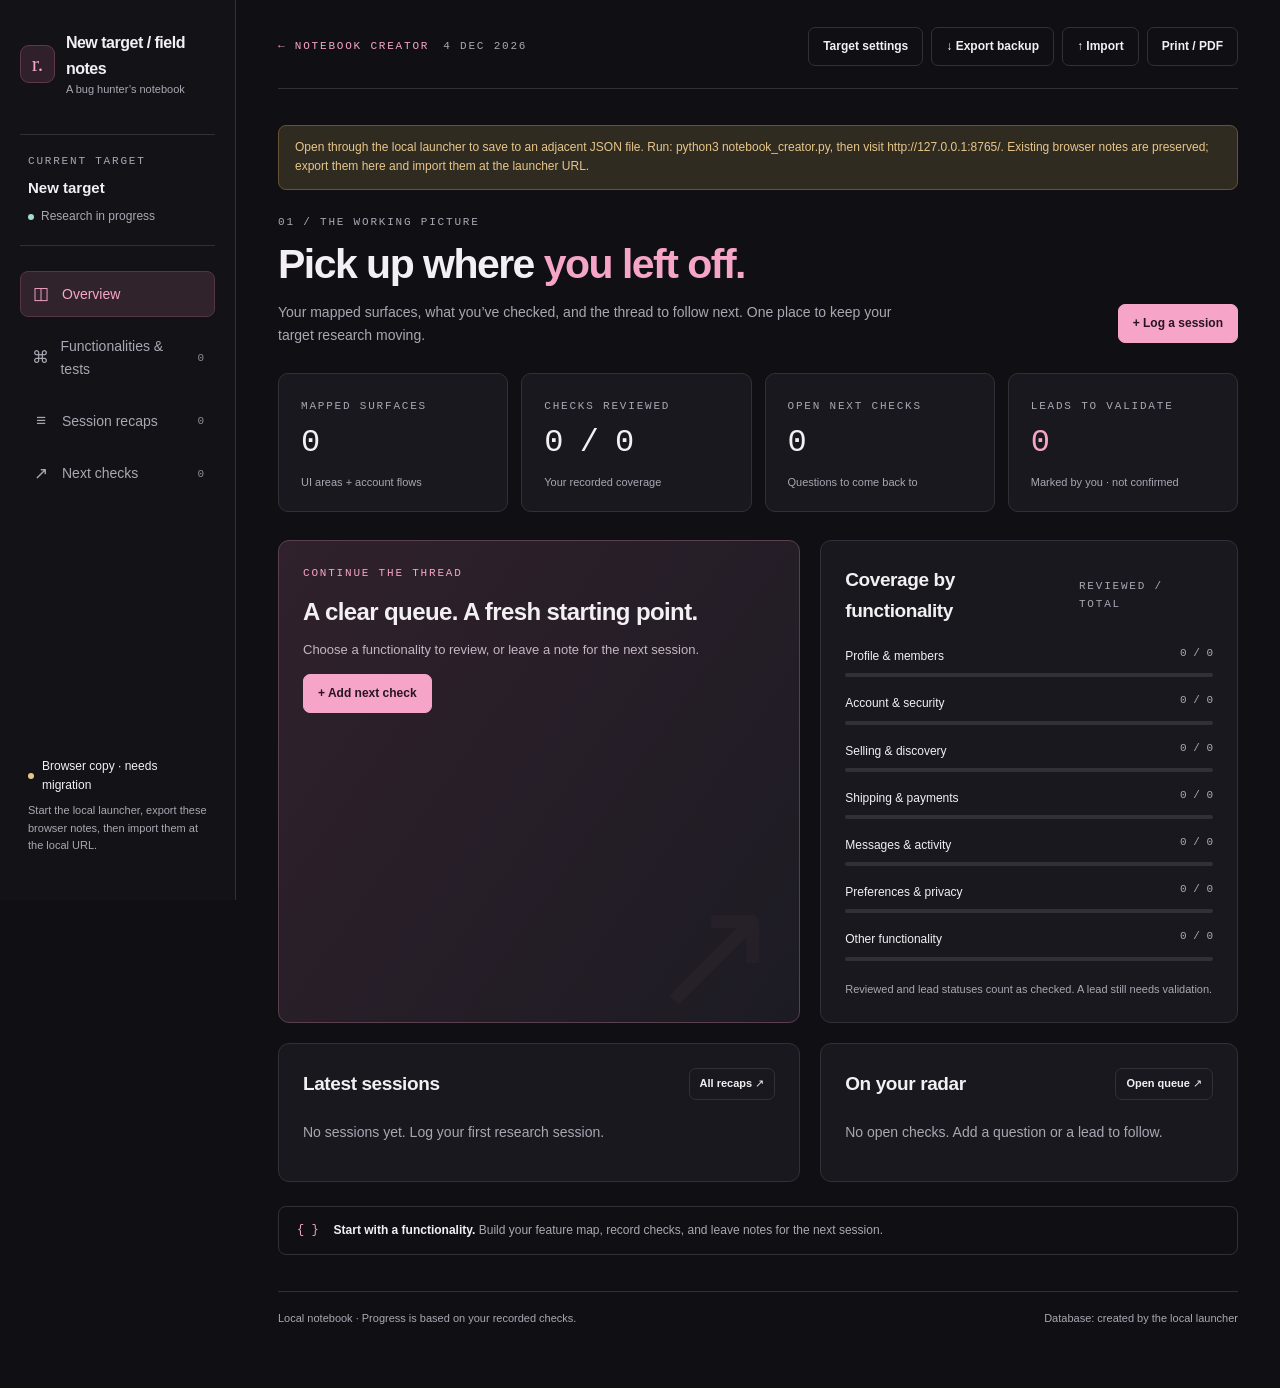
<file: templates/notebook.html>
<!doctype html>
<html lang="en">
<head>
  <meta charset="utf-8">
  <meta name="viewport" content="width=device-width, initial-scale=1">
  <meta name="color-scheme" content="dark">
  <meta name="recon-notebook" content="v1">
  <title>Research notebook</title>
  <style>
    :root{--bg:#101014;--panel:#18181e;--raised:#202027;--line:#303038;--text:#f3f0f4;--muted:#aaa7b3;--pink:#f6a5c8;--mint:#a3ddca;--amber:#e6c68b;--mono:ui-monospace,SFMono-Regular,Consolas,monospace}
    *{box-sizing:border-box}body{margin:0;background:var(--bg);color:var(--text);font:14px/1.6 -apple-system,BlinkMacSystemFont,"Segoe UI",sans-serif}button,input,select,textarea{font:inherit}button{cursor:pointer}button,a,input,select,textarea,summary{outline-offset:4px}button:focus-visible,a:focus-visible,input:focus-visible,select:focus-visible,textarea:focus-visible,summary:focus-visible{outline:2px solid var(--pink)}[hidden]{display:none!important}a{color:var(--pink);text-underline-offset:4px}button:disabled{opacity:.5;cursor:default}h1,h2,h3,p{margin-top:0}h2{font-size:19px;letter-spacing:-.4px}h3{font-size:16px;letter-spacing:-.2px}input,select,textarea{width:100%;color:var(--text);background:var(--bg);border:1px solid var(--line);border-radius:8px;padding:10px 12px}textarea{resize:vertical;min-height:95px;line-height:1.6}input::placeholder,textarea::placeholder{color:#8d8a97}label{display:block;color:var(--muted);font-size:12px;margin-bottom:6px}small{font-size:12px}code{font:12px/1.6 var(--mono);color:var(--pink);overflow-wrap:anywhere}.muted{color:var(--muted)}.mono{font-family:var(--mono)}.eyebrow{font:11px/1.6 var(--mono);letter-spacing:1.8px;text-transform:uppercase;color:var(--muted)}.pink{color:var(--pink)}.mint{color:var(--mint)}
    .shell{display:grid;grid-template-columns:236px minmax(0,1fr);min-height:100vh}.sidebar{border-right:1px solid var(--line);padding:30px 20px;display:flex;flex-direction:column;background:#131317;position:sticky;top:0;height:100vh}.brand{display:flex;align-items:center;gap:11px;margin-bottom:35px}.brand-mark{border:1px solid #5d394c;background:#30202b;border-radius:9px;width:38px;height:38px;display:grid;place-items:center;color:var(--pink);font:22px Georgia,serif}.brand b{display:block;font-size:16px;letter-spacing:-.5px}.brand small{display:block;color:var(--muted);font-size:11px}.target{border-top:1px solid var(--line);border-bottom:1px solid var(--line);padding:18px 8px;margin-bottom:25px}.target-title{margin:6px 0 4px;font-size:15px;font-weight:600}.dot{display:inline-block;width:6px;height:6px;background:var(--mint);border-radius:50%;margin-right:7px}.sidebar nav{display:grid;gap:6px}.nav-button{background:transparent;border:1px solid transparent;border-radius:8px;text-align:left;padding:11px 10px;color:var(--muted);display:flex;align-items:center;gap:11px}.nav-button .nav-icon{font:17px var(--mono);width:20px;text-align:center}.nav-button .nav-count{margin-left:auto;font:11px var(--mono);opacity:.8}.nav-button:hover{background:var(--raised);color:var(--text)}.nav-button[aria-current="page"]{background:#30232c;border-color:#553447;color:var(--pink)}.sidebar-bottom{margin-top:auto;padding:25px 8px 0}.save-status{font-size:12px;display:flex;gap:8px;align-items:center;margin-bottom:7px}.save-dot{width:6px;height:6px;border-radius:50%;background:var(--mint);flex-shrink:0}.save-dot.warning{background:var(--amber)}.sidebar-bottom p{font-size:11px;color:var(--muted);margin-bottom:15px}.sidebar-bottom a{font-size:11px;color:var(--muted)}
    main{min-width:0;width:100%;max-width:1480px;margin:0 auto;padding:27px 42px 60px}.topbar{display:flex;align-items:center;justify-content:space-between;gap:18px;border-bottom:1px solid var(--line);padding-bottom:22px;margin-bottom:36px}.topbar-left{display:flex;gap:14px;align-items:center}.topbar-left span+span{border-left:1px solid var(--line);padding-left:14px}.actions{display:flex;gap:8px;flex-wrap:wrap}.btn{display:inline-flex;align-items:center;justify-content:center;gap:8px;padding:9px 14px;border:1px solid var(--line);border-radius:7px;background:var(--raised);color:var(--text);font-size:12px;font-weight:550;text-decoration:none;white-space:nowrap}.btn:hover{border-color:#706674;background:#29252e}.btn.primary{background:var(--pink);border-color:var(--pink);color:#281521}.btn.primary:hover{background:#ffc0dd}.btn.ghost{background:transparent}.btn.danger{color:#ffb1b9}.btn.small{padding:6px 10px;font-size:11px}.page-heading{display:flex;justify-content:space-between;gap:22px;align-items:flex-end;margin-bottom:27px}.page-heading h1{font-size:clamp(30px,3.2vw,46px);line-height:1.15;letter-spacing:-1.5px;font-weight:650;margin:10px 0 13px}.page-heading p{color:var(--muted);max-width:620px;margin-bottom:0;font-size:14px}.page-heading .btn{margin-bottom:3px}.stats{display:grid;grid-template-columns:repeat(4,minmax(0,1fr));gap:13px;margin-bottom:28px}.stat{border:1px solid var(--line);border-radius:10px;background:var(--panel);padding:19px 22px}.stat .value{font:32px/1.2 var(--mono);display:block;letter-spacing:-1.5px;margin:8px 0}.stat .caption{font-size:11px;color:var(--muted)}.overview-grid{display:grid;grid-template-columns:minmax(0,1.25fr) minmax(0,1fr);gap:20px}.panel{background:var(--panel);border:1px solid var(--line);border-radius:11px;padding:24px;min-width:0}.panel-header{display:flex;justify-content:space-between;align-items:center;gap:12px;margin-bottom:21px}.panel-header h2{margin:0}.panel-header .btn{flex-shrink:0}.continue-panel{background:linear-gradient(125deg,#30212c,#1c1b23);border-color:#594051;position:relative;overflow:hidden}.continue-panel::after{content:"↗";position:absolute;right:18px;bottom:-25px;font:160px/1 var(--mono);color:#f6a5c808;pointer-events:none}.continue-panel h2{font-size:24px;line-height:1.3;letter-spacing:-.6px;margin:13px 0}.continue-panel p{color:#c4b6c5;font-size:13px;max-width:480px}.continue-panel .actions{margin-top:20px;position:relative;z-index:1}.chips{display:flex;gap:6px;flex-wrap:wrap}.chip{font:10px/1.5 var(--mono);border:1px solid var(--line);border-radius:4px;padding:3px 7px;color:var(--muted)}.chip.pink{color:var(--pink);border-color:#654252;background:#33232d}.chip.mint{color:var(--mint);border-color:#38584d;background:#1f302b}.chip.amber{color:var(--amber);border-color:#594c32;background:#302b21}.coverage-row{margin-bottom:17px}.coverage-row:last-child{margin-bottom:0}.coverage-meta{display:flex;justify-content:space-between;gap:8px;font-size:12px;margin-bottom:7px}.coverage-meta span:last-child{font:11px var(--mono);color:var(--muted)}.progress{height:4px;border-radius:4px;background:#303039;overflow:hidden}.progress span{height:100%;display:block;background:var(--pink);border-radius:4px;transition:width .2s}.log-preview{padding:15px 0;border-top:1px solid var(--line)}.log-preview:first-child{border-top:0;padding-top:0}.log-preview:last-child{padding-bottom:0}.log-preview h3{margin:6px 0;font-size:14px}.log-preview p{font-size:12px;color:var(--muted);margin:0;white-space:pre-wrap;overflow-wrap:anywhere;display:-webkit-box;-webkit-line-clamp:3;-webkit-box-orient:vertical;overflow:hidden}.next-preview{display:flex;gap:12px;padding:13px 0;border-top:1px solid var(--line);align-items:start}.next-preview:first-child{border-top:0;padding-top:0}.next-preview .sequence{font:12px var(--mono);color:var(--pink);margin-top:3px}.next-preview h3{font-size:13px;margin:0 0 6px}.next-preview .btn{margin-left:auto}.next-preview .preview-body{min-width:0;flex:1;overflow-wrap:anywhere}.info-strip{border:1px solid var(--line);border-radius:8px;padding:14px 18px;margin-top:24px;display:flex;gap:15px;align-items:center;color:var(--muted);font-size:12px}.info-strip b{color:var(--text)}.info-strip .btn{margin-left:auto;flex-shrink:0}
    .toolbar{display:flex;gap:10px;align-items:end;flex-wrap:wrap;margin:23px 0 16px}.toolbar .search{flex:1;min-width:210px}.toolbar .filter{min-width:150px;max-width:220px;flex:1}.filter-chips{display:flex;gap:7px;flex-wrap:wrap;margin:0 0 22px}.filter-chips button{border:1px solid var(--line);background:transparent;border-radius:6px;color:var(--muted);font-size:11px;padding:6px 10px}.filter-chips button[aria-pressed="true"]{color:var(--pink);border-color:#694454;background:#32232b}.resultbar{display:flex;justify-content:space-between;gap:12px;align-items:center;margin-bottom:15px;font-size:12px;color:var(--muted)}.features{display:grid;grid-template-columns:repeat(2,minmax(0,1fr));gap:15px;align-items:start}.feature{border:1px solid var(--line);background:var(--panel);border-radius:10px;overflow:hidden;min-width:0}.feature summary{list-style:none;cursor:pointer;padding:20px;display:grid;grid-template-columns:28px minmax(0,1fr) 18px;gap:9px;align-items:start}.feature summary::-webkit-details-marker{display:none}.feature-number{font:11px var(--mono);color:var(--pink);margin-top:4px}.feature h3{margin:0 0 5px;line-height:1.35}.feature .path{font-size:11px;color:var(--muted);overflow-wrap:anywhere;margin-bottom:12px}.feature .summary-progress{font:10px var(--mono);color:var(--muted);margin-top:12px}.chevron{font:19px var(--mono);color:var(--pink)}details[open]>summary .chevron{transform:rotate(45deg)}.feature-body{border-top:1px solid var(--line);padding:20px}.subheading{font:10px var(--mono);letter-spacing:1.5px;text-transform:uppercase;color:var(--muted);margin:0 0 12px}.nodes{margin:0 0 15px;padding:0;list-style:none;columns:2;column-gap:18px}.nodes>li{font-size:12px;padding:3px 0 3px 12px;border-left:1px solid #654454;break-inside:avoid}.nodes ul{list-style:none;padding:3px 0 0;color:var(--muted)}.nodes ul li{padding:2px 0}.nodes ul li::before{content:"↳ ";color:var(--pink)}.observation-note{font-size:11px;color:var(--muted);border-left:2px solid #695063;padding-left:10px;margin-bottom:22px}.test-row{padding:14px 0;border-top:1px solid var(--line)}.test-top{display:flex;gap:8px;align-items:start;justify-content:space-between}.test-top h4{font-size:13px;font-weight:550;margin:0;line-height:1.5}.test-row p{font-size:12px;color:var(--muted);margin:7px 0 10px}.expected{font-size:11px;background:var(--bg);padding:9px 11px;border-radius:6px;color:var(--muted);margin-bottom:10px}.expected b{color:var(--mint);font-weight:500}.test-controls{display:flex;flex-wrap:wrap;align-items:center;gap:10px}.test-controls select{font-size:11px;padding:7px 9px;max-width:160px}.test-controls a{font-size:10px;margin-left:auto}.test-row textarea{font-size:11px;min-height:60px;margin-top:10px}.feature-notes{border-top:1px solid var(--line);padding-top:16px;margin-top:6px}.feature-notes textarea{font-size:12px}.feature-actions{display:flex;gap:7px;flex-wrap:wrap;margin-top:12px}.empty{text-align:center;border:1px dashed var(--line);border-radius:10px;padding:36px 20px;color:var(--muted);grid-column:1/-1}.empty h3{color:var(--text);margin-bottom:5px}.empty p{font-size:12px}.empty .btn{margin-top:8px}.reference-note{font-size:11px;color:var(--muted);margin-bottom:5px}.reference-note a{color:var(--muted)}
    .recaps{display:grid;gap:17px}.recap{border:1px solid var(--line);background:var(--panel);border-radius:11px;display:grid;grid-template-columns:130px minmax(0,1fr);overflow:hidden}.recap-date{padding:25px 20px;border-right:1px solid var(--line);background:#1c1920}.recap-date strong{display:block;font:34px/1.3 var(--mono);color:var(--pink);letter-spacing:-2px}.recap-date span{font:11px var(--mono);color:var(--muted)}.recap-body{padding:25px}.recap-header{display:flex;justify-content:space-between;gap:16px;align-items:start;margin-bottom:15px}.recap-header h2{margin-bottom:8px}.recap-columns{display:grid;grid-template-columns:1fr 1fr;gap:22px}.prose{white-space:pre-wrap;overflow-wrap:anywhere;font-size:13px;color:#ccc6d1;margin:0}.recap-block{margin-top:18px}.recap-block:first-child{margin-top:0}.recap-block .subheading{margin-bottom:7px}.recap-next{background:#25202a;border-left:2px solid var(--pink);padding:12px 14px;margin-top:18px}.recap-next .prose{font-size:12px}.task-list{display:grid;gap:12px}.task{border:1px solid var(--line);background:var(--panel);border-radius:9px;padding:19px 22px;display:flex;gap:16px;align-items:start}.task-check{appearance:none;width:21px;height:21px;padding:0;border-radius:6px;border:1px solid #62546a;background:var(--bg);margin:3px 0 0;cursor:pointer;flex-shrink:0}.task-check:checked{background:var(--mint);border-color:var(--mint)}.task-check:checked::after{content:"✓";display:block;color:#172c24;font-size:14px;text-align:center;line-height:19px}.task-body{flex:1;min-width:0}.task h3{margin:0 0 9px;overflow-wrap:anywhere}.task p{font-size:12px;color:var(--muted);margin:10px 0 0;white-space:pre-wrap;overflow-wrap:anywhere}.task.done h3{text-decoration:line-through;color:var(--muted)}.task-controls{display:flex;gap:8px;align-items:center;flex-wrap:wrap;justify-content:flex-end}.task-controls select{width:135px;font-size:11px;padding:7px 9px}.footer{border-top:1px solid var(--line);padding-top:18px;margin-top:36px;font-size:11px;color:var(--muted);display:flex;justify-content:space-between;gap:20px}
    dialog{width:min(660px,calc(100vw - 32px));max-height:calc(100vh - 48px);padding:0;background:var(--panel);color:var(--text);border:1px solid #594650;border-radius:12px;box-shadow:0 25px 100px #0008}dialog::backdrop{background:#08070bd9;backdrop-filter:blur(4px)}.dialog-header{padding:22px 25px 17px;display:flex;align-items:center;justify-content:space-between;gap:15px;border-bottom:1px solid var(--line)}.dialog-header h2{margin:0}.close{border:1px solid var(--line);background:transparent;color:var(--muted);border-radius:6px;width:30px;height:30px;display:grid;place-items:center;font-size:19px;padding:0}.dialog-body{padding:23px 25px}.form-grid{display:grid;grid-template-columns:1fr 1fr;gap:17px}.field.full{grid-column:1/-1}.form-actions{display:flex;justify-content:flex-end;gap:9px;border-top:1px solid var(--line);padding-top:20px;margin-top:21px}.form-help{color:var(--muted);font-size:11px;margin-top:6px}.form-error{color:#ffb1b9;font-size:12px;margin-top:12px}.endpoint-block{margin-bottom:20px}.endpoint-block h3{font-size:13px}.endpoint-block code{display:block;margin-bottom:8px;color:#d9bfd0;font-size:11px}.toast{position:fixed;bottom:24px;left:calc(50% + 100px);transform:translateX(-50%);z-index:20;background:#34303c;border:1px solid #685570;border-radius:8px;padding:12px 20px;color:var(--text);font-size:12px;max-width:calc(100vw - 40px);box-shadow:0 8px 30px #0005}.storage-alert{background:#302b21;border:1px solid #665234;padding:12px 16px;border-radius:8px;font-size:12px;color:var(--amber);margin-bottom:24px}
    @media(min-width:1600px){main{padding-right:64px;padding-left:64px}}@media(max-width:1150px){main{padding:26px}.shell{grid-template-columns:210px minmax(0,1fr)}.overview-grid{grid-template-columns:1fr 1fr}.features{grid-template-columns:1fr}.stats{gap:10px}.stat{padding:17px}.task{flex-wrap:wrap}.task-controls{margin-left:37px}.topbar-left span+span{display:none}}@media(max-width:850px){.overview-grid{grid-template-columns:1fr}.stats{grid-template-columns:repeat(2,minmax(0,1fr))}.recap{grid-template-columns:100px minmax(0,1fr)}.recap-columns{grid-template-columns:1fr}.recap-date{padding:22px 14px}.page-heading{align-items:start}.topbar{align-items:start}.topbar .actions{justify-content:flex-end}.nodes{columns:1}}@media(max-width:650px){.shell{display:block}.sidebar{height:auto;position:relative;border-right:0;border-bottom:1px solid var(--line);padding:18px}.brand{margin:0 0 17px}.target,.sidebar-bottom{display:none}.sidebar nav{grid-template-columns:repeat(4,minmax(0,1fr));gap:5px}.nav-button{padding:9px 3px;display:flex;flex-direction:column;gap:5px;align-items:center;font-size:10px;text-align:center;line-height:1.3}.nav-count{display:none}.nav-button .nav-icon{font-size:17px}.topbar{margin-bottom:25px;gap:10px;flex-wrap:wrap}.topbar-left{font-size:9px}.topbar .btn{padding:7px 9px;font-size:10px}.topbar .print-button{display:none}main{padding:22px 18px 40px}.page-heading{display:block}.page-heading .btn{margin-top:16px}.page-heading h1{font-size:32px;letter-spacing:-1px}.stats{gap:9px;margin-bottom:20px}.stat{padding:15px}.stat .value{font-size:28px}.panel{padding:20px}.panel-header h2{font-size:17px}.toolbar{gap:8px}.toolbar .search{min-width:100%;flex-basis:100%}.toolbar .filter{min-width:120px;max-width:none}.recap{grid-template-columns:1fr}.recap-date{padding:14px 20px;border-right:0;border-bottom:1px solid var(--line);display:flex;gap:10px;align-items:center}.recap-date strong{font-size:24px}.recap-body{padding:20px}.recap-header{flex-wrap:wrap}.task{padding:17px;gap:12px}.task-controls{margin-left:33px}.info-strip{flex-wrap:wrap}.info-strip .btn{margin-left:0}.footer{flex-direction:column;gap:5px}.toast{left:50%;width:max-content}.form-grid{grid-template-columns:1fr}.field.full{grid-column:auto}.dialog-header,.dialog-body{padding:20px}.test-top{flex-wrap:wrap}.test-controls{flex-wrap:wrap}.test-controls a{margin-left:0}.reference-note{line-height:1.8}}
    .preparing-print .view[hidden]{display:block!important}
    @media(prefers-reduced-motion:reduce){*{transition:none!important}dialog::backdrop{backdrop-filter:none}}@media print{body{background:white;color:#111}.shell{display:block}.sidebar,.topbar,.btn,.toolbar,.filter-chips,.feature-actions,.test-controls a,.toast,.storage-alert,.footer{display:none!important}main{padding:0;max-width:none}.view[hidden]{display:block!important}.view{break-before:page}.view:first-of-type{break-before:auto}.overview-grid,.features,.recap-columns{display:block}.panel,.feature,.recap,.task,.stat{background:white!important;border-color:#bbb!important;color:#111;box-shadow:none;margin-bottom:14px;break-inside:avoid}.muted,.eyebrow,.path,.prose,.test-row p,.expected,.observation-note,.recap-date span,.subheading,.reference-note,.task p{color:#444!important}.pink,.chip,.feature-number,.recap-date strong{color:#8b2850!important}.page-heading h1{font-size:28px}h2,h3{color:#111}.recap-date,.recap-next,.expected{background:#f4f4f4}.test-row textarea,.feature-notes textarea,input,select{background:#fff;color:#222;border-color:#bbb;resize:none}.feature[hidden],.task[hidden],.recap[hidden]{display:block!important}.feature .chevron,.continue-panel::after{display:none}.recap{display:block}.recap-date{border-right:0}.task-check{display:none}.print-note{display:block!important}}
  </style>
</head>
<body>
  <div class="shell">
    <aside class="sidebar" aria-label="Notebook navigation">
      <div class="brand"><div class="brand-mark" aria-hidden="true">r.</div><div><b id="brand-name">Research / field notes</b><small>A bug hunter’s notebook</small></div></div>
      <div class="target"><div class="eyebrow">Current target</div><div class="target-title" id="target-name">Loading target…</div><small class="muted"><span class="dot"></span>Research in progress</small></div>
      <nav id="navigation" aria-label="Sections">
        <button type="button" class="nav-button" data-view="overview" aria-current="page"><span class="nav-icon" aria-hidden="true">◫</span><span>Overview</span></button>
        <button type="button" class="nav-button" data-view="features"><span class="nav-icon" aria-hidden="true">⌘</span><span>Functionalities & tests</span><span class="nav-count" id="nav-features"></span></button>
        <button type="button" class="nav-button" data-view="recaps"><span class="nav-icon" aria-hidden="true">≡</span><span>Session recaps</span><span class="nav-count" id="nav-recaps"></span></button>
        <button type="button" class="nav-button" data-view="next"><span class="nav-icon" aria-hidden="true">↗</span><span>Next checks</span><span class="nav-count" id="nav-tasks"></span></button>
      </nav>
      <div class="sidebar-bottom"><div class="save-status"><span class="save-dot" id="save-dot"></span><span id="save-status" role="status" aria-live="polite">Loading JSON…</span></div><p id="storage-help">The adjacent JSON file holds your research. Every browser uses the same file.</p><a id="program-link" href="#" target="_blank" rel="noopener noreferrer" hidden>Program engagement ↗</a></div>
    </aside>
    <main>
      <div class="topbar"><div class="topbar-left eyebrow"><a class="pink" href="/" style="text-decoration:none">← Notebook Creator</a><span id="today"></span></div><div class="actions"><button type="button" class="btn ghost" id="target-settings">Target settings</button><button type="button" class="btn ghost" id="export">↓ Export backup</button><button type="button" class="btn ghost" id="import">↑ Import</button><button type="button" class="btn ghost print-button" id="print">Print / PDF</button></div></div>
      <div id="storage-alert" class="storage-alert" role="alert" hidden></div>
      <section id="view-overview" class="view" aria-labelledby="overview-title">
        <header class="page-heading"><div><div class="eyebrow">01 / The working picture</div><h1 id="overview-title" tabindex="-1">Pick up where <span class="pink">you left off.</span></h1><p>Your mapped surfaces, what you’ve checked, and the thread to follow next. One place to keep your target research moving.</p></div><button type="button" class="btn primary" data-action="new-recap">+ Log a session</button></header>
        <div class="stats" id="stats"></div>
        <div class="overview-grid">
          <div class="panel continue-panel" id="continue-panel"></div>
          <div class="panel"><div class="panel-header"><h2>Coverage by functionality</h2><span class="eyebrow">Reviewed / total</span></div><div id="coverage"></div><p class="form-help" style="margin:20px 0 0">Reviewed and lead statuses count as checked. A lead still needs validation.</p></div>
          <div class="panel"><div class="panel-header"><h2>Latest sessions</h2><button type="button" class="btn ghost small" data-goto="recaps">All recaps ↗</button></div><div id="recent-recaps"></div></div>
          <div class="panel"><div class="panel-header"><h2>On your radar</h2><button type="button" class="btn ghost small" data-goto="next">Open queue ↗</button></div><div id="next-preview"></div></div>
        </div>
        <div class="info-strip"><span class="mono pink" aria-hidden="true">{ }</span><span><b id="evidence-label">Your observed evidence is here.</b> <span id="source-summary"></span></span><button type="button" class="btn ghost small" id="show-evidence">View API inventory ↗</button></div>
      </section>
      <section id="view-features" class="view" hidden aria-labelledby="features-title">
        <header class="page-heading"><div><div class="eyebrow">02 / Map → hypothesis → evidence</div><h1 id="features-title" tabindex="-1">Functionalities <span class="pink">& tests.</span></h1><p>Your feature map, paired with research checks. Record the result of each check and keep your JavaScript leads beside the feature.</p></div><button type="button" class="btn primary" id="new-feature">+ Add functionality</button></header>
        <p class="reference-note">Suggestions are hypotheses tailored to your map, informed by <a href="https://wstg.owasp.org/" target="_blank" rel="noopener noreferrer">OWASP WSTG ↗</a>. Use your controlled accounts and confirm program scope before testing.</p>
        <div class="toolbar"><div class="search"><label for="feature-search">Search functionalities, routes, tests, or your notes</label><input id="feature-search" type="search" placeholder="Try: OAuth, XSS, /wallet, upload…" autocomplete="off"></div><div class="filter"><label for="test-focus">Test focus</label><select id="test-focus"><option value="all">All checks</option><option>XSS</option><option>IDOR</option><option>OAuth</option><option>Authentication</option><option>Privacy</option><option>CSRF</option><option>Logic</option><option>JS review</option><option>Upload</option><option>Custom</option></select></div><div class="filter"><label for="feature-status">Progress</label><select id="feature-status"><option value="all">All progress</option><option value="untouched">Not started</option><option value="active">In progress</option><option value="reviewed">All checks reviewed</option><option value="lead">Has a lead</option><option value="blocked">Has a blocked check</option></select></div></div>
        <div class="filter-chips" id="categories" aria-label="Feature categories"></div>
        <div class="resultbar"><span id="feature-results" role="status" aria-live="polite"></span><div class="actions"><button type="button" class="btn ghost small" id="expand">Expand all</button><button type="button" class="btn ghost small" id="collapse">Collapse all</button><button type="button" class="btn ghost small" id="clear-filters">Clear filters</button></div></div>
        <div class="features" id="features"></div>
      </section>
      <section id="view-recaps" class="view" hidden aria-labelledby="recaps-title">
        <header class="page-heading"><div><div class="eyebrow">03 / Keep the research trail</div><h1 id="recaps-title" tabindex="-1">Every session. <span class="pink">A clear recap.</span></h1><p>Write what you checked, what you learned, where the evidence lives, and what you’ll return to. Your history stays with the target’s JSON file.</p></div><button type="button" class="btn primary" data-action="new-recap">+ Log a session</button></header>
        <div class="toolbar"><div class="search"><label for="recap-search">Search your session history</label><input id="recap-search" type="search" placeholder="Search findings, notes, request IDs…" autocomplete="off"></div></div>
        <div class="resultbar"><span id="recap-results" role="status" aria-live="polite"></span><span>Newest session first</span></div><div class="recaps" id="recaps"></div>
      </section>
      <section id="view-next" class="view" hidden aria-labelledby="next-title">
        <header class="page-heading"><div><div class="eyebrow">04 / Leave yourself a starting point</div><h1 id="next-title" tabindex="-1">The <span class="pink">next checks.</span></h1><p>A prioritized queue for open questions, tests, and JavaScript leads. Add enough context that your next session can start immediately.</p></div><button type="button" class="btn primary" data-action="new-task">+ Add next check</button></header>
        <div class="toolbar"><div class="search"><label for="task-search">Search the queue</label><input id="task-search" type="search" placeholder="Search a check, route, or note…" autocomplete="off"></div><div class="filter"><label for="task-status">Status</label><select id="task-status"><option value="open">Open checks</option><option value="all">All checks</option><option value="todo">Planned</option><option value="doing">In progress</option><option value="blocked">Blocked</option><option value="done">Done</option></select></div><div class="filter"><label for="task-priority">Priority</label><select id="task-priority"><option value="all">All priorities</option><option value="high">High</option><option value="medium">Medium</option><option value="low">Low</option></select></div></div>
        <div class="resultbar"><span id="task-results" role="status" aria-live="polite"></span><span>High priority first</span></div><div class="task-list" id="tasks"></div>
      </section>
      <footer class="footer"><span>Local notebook · Progress is based on your recorded checks.</span><span id="source-footer"></span></footer>
      <noscript><p>This notebook needs JavaScript. Start the local launcher and enable JavaScript to edit this notebook.</p></noscript>
    </main>
  </div>
  <input id="import-file" type="file" accept=".json,application/json" hidden>
  <dialog id="editor" aria-labelledby="editor-title"><div class="dialog-header"><h2 id="editor-title"></h2><button type="button" class="close" data-close="editor" aria-label="Close editor">×</button></div><form id="editor-form" class="dialog-body"><div id="editor-fields" class="form-grid"></div><p id="editor-help" class="form-help"></p><p id="editor-error" class="form-error" role="alert" hidden></p><div class="form-actions"><button type="button" class="btn ghost" data-close="editor">Cancel</button><button type="submit" class="btn primary">Save</button></div></form></dialog>
  <dialog id="confirm-dialog" aria-labelledby="confirm-title"><div class="dialog-header"><h2 id="confirm-title"></h2><button type="button" class="close" data-close="confirm-dialog" aria-label="Cancel">×</button></div><div class="dialog-body"><p id="confirm-message" class="prose"></p><div class="form-actions"><button type="button" class="btn ghost" data-close="confirm-dialog">Cancel</button><button type="button" class="btn primary" id="confirm-accept">Continue</button></div></div></dialog>
  <dialog id="evidence-dialog" aria-labelledby="evidence-title"><div class="dialog-header"><h2 id="evidence-title">Observed API inventory</h2><button type="button" class="close" data-close="evidence-dialog" aria-label="Close API inventory">×</button></div><div class="dialog-body" id="evidence-body"></div></dialog>
  <div id="toast" class="toast" role="status" aria-live="polite" hidden></div>
  <script>
    'use strict';
        const STORAGE_KEY = 'recon-notebook-browser:' + location.pathname;
    const FORMAT = 'recon-notebook';
    const CATEGORY_LIST = ['Profile & members','Account & security','Selling & discovery','Shipping & payments','Messages & activity','Preferences & privacy','Other functionality'];
    const TEST_STATUSES = {todo:'Not started',doing:'In progress',reviewed:'Reviewed',lead:'Lead',blocked:'Blocked'};
    const TASK_STATUSES = {todo:'Planned',doing:'In progress',blocked:'Blocked',done:'Done'};
    const PRIORITIES = {high:'High',medium:'Medium',low:'Low'};
    const REFERENCES = {
      idor:'https://wstg.owasp.org/v4.2/4-Web_Application_Security_Testing/05-Authorization_Testing/04-Testing_for_Insecure_Direct_Object_References/',
      xss:'https://wstg.owasp.org/v4.2/4-Web_Application_Security_Testing/07-Input_Validation_Testing/02-Testing_for_Stored_Cross_Site_Scripting/',
      dom:'https://wstg.owasp.org/v4.2/4-Web_Application_Security_Testing/11-Client-side_Testing/01-Testing_for_DOM-based_Cross_Site_Scripting/',
      oauth:'https://wstg.owasp.org/latest/4-Web_Application_Security_Testing/05-Authorization/05.1-OAuth_Authorization_Server_Weaknesses/',
      reset:'https://wstg.owasp.org/v4.2/4-Web_Application_Security_Testing/04-Authentication_Testing/09-Testing_for_Weak_Password_Change_or_Reset_Functionalities/',
      csrf:'https://wstg.owasp.org/v4.2/4-Web_Application_Security_Testing/06-Session_Management_Testing/05-Testing_for_Cross_Site_Request_Forgery/'
    };
    function initialState(){return {format:FORMAT,version:1,target:'New target',programUrl:'',sourceLabel:'',inventory:[],inventoryNote:'',routeNotes:'',updatedAt:null,features:[],featureNotes:{},checks:{},recaps:[],tasks:[]};}
    const $ = id => document.getElementById(id);
    const el = (tag,className,text) => {const node=document.createElement(tag);if(className)node.className=className;if(text!==undefined)node.textContent=text;return node;};
    function button(text,handler,className='btn ghost small'){const node=el('button',className,text);node.type='button';node.addEventListener('click',handler);return node;}
    const chip = (text,tone='') => el('span','chip '+tone,text);
    const uid = prefix => prefix+'-'+(globalThis.crypto?.randomUUID?.()||Date.now().toString(36)+'-'+Math.random().toString(36).slice(2));
    const isObject = value => value!==null&&typeof value==='object'&&!Array.isArray(value);
    const completed = status => status==='reviewed'||status==='lead';
    function todayISO(){const now=new Date();return [now.getFullYear(),String(now.getMonth()+1).padStart(2,'0'),String(now.getDate()).padStart(2,'0')].join('-');}
    function dateValue(value){return new Date(value+'T12:00:00');}
    function validDate(value){return typeof value==='string'&&/^\d{4}-\d{2}-\d{2}$/.test(value)&&!Number.isNaN(dateValue(value).valueOf())&&[dateValue(value).getFullYear(),String(dateValue(value).getMonth()+1).padStart(2,'0'),String(dateValue(value).getDate()).padStart(2,'0')].join('-')===value;}
    function formatDate(value){return dateValue(value).toLocaleDateString('en-GB',{day:'numeric',month:'short',year:'numeric'});}
    function textMatch(text,query){return query.toLowerCase().trim().split(/\s+/).filter(Boolean).every(term=>text.toLowerCase().includes(term));}
    // Reconstruct an allowed schema rather than trusting arbitrary backup objects.
    function validateBackup(data){
      const fail=()=>{throw new Error('This file is not a valid research notebook backup. Your existing notes were kept.');};
      const str=(value,max=30000)=>{if(typeof value!=='string'||value.length>max)fail();return value;};
      const id=value=>{str(value,100);if(!/^[a-zA-Z0-9][a-zA-Z0-9_-]*$/.test(value)||['__proto__','constructor','prototype'].includes(value))fail();return value;};
      const array=(value,max)=>{if(!Array.isArray(value)||value.length>max)fail();return value;};
      const unique=values=>{if(new Set(values).size!==values.length)fail();};
      const choice=(value,choices)=>{if(!choices.includes(value))fail();return value;};
      if(!isObject(data)||data.format!==FORMAT||data.version!==1||typeof data.target!=='string'||!data.target.trim())fail();
      const features=array(data.features,300).map(feature=>{
        if(!isObject(feature))fail();
        const items=array(feature.items,100).map(item=>{if(typeof item==='string')return str(item,2000);if(!isObject(item))fail();return {label:str(item.label,2000),children:array(item.children,100).map(value=>str(value,2000))};});
        const tests=array(feature.tests,100).map(test=>{if(!isObject(test))fail();return {id:id(test.id),type:choice(test.type,['XSS','IDOR','OAuth','Authentication','Privacy','CSRF','Logic','JS review','Upload','Custom']),title:str(test.title,500),detail:str(test.detail),expected:str(test.expected),ref:choice(test.ref,['',...Object.keys(REFERENCES)])};});
        unique(tests.map(test=>test.id));
        const tags=array(feature.tags??[],20).map(value=>str(value,100));unique(tags);if(tags.some(value=>!value.trim()))fail();
        return {id:id(feature.id),title:str(feature.title,500),group:choice(feature.group,CATEGORY_LIST),path:str(feature.path,2000),items,note:str(feature.note||''),tags,custom:feature.custom===true,tests};
      });
      unique(features.map(feature=>feature.id));
      const featureIds=new Set(features.map(feature=>feature.id));
      const testIds=new Set(features.flatMap(feature=>feature.tests.map(test=>test.id)));
      if(features.flatMap(feature=>feature.tests).length!==testIds.size)fail();
      const featureRef=value=>{if(value!==''&&!featureIds.has(value))fail();return value;};
      if(!isObject(data.featureNotes)||!isObject(data.checks))fail();
      const featureNotes=Object.create(null),checks=Object.create(null);
      for(const [key,value] of Object.entries(data.featureNotes)){if(!featureIds.has(key))fail();featureNotes[key]=str(value);}
      for(const [key,value] of Object.entries(data.checks)){if(!testIds.has(key)||!isObject(value))fail();checks[key]={status:choice(value.status,Object.keys(TEST_STATUSES)),result:str(value.result),updatedAt:str(value.updatedAt||'',100)};}
      const recaps=array(data.recaps,2000).map(recap=>{if(!isObject(recap)||!validDate(recap.date))fail();return {id:id(recap.id),date:recap.date,title:str(recap.title,500),featureId:featureRef(recap.featureId),focus:str(recap.focus,200),summary:str(recap.summary),findings:str(recap.findings),evidence:str(recap.evidence),next:str(recap.next),notes:str(recap.notes)};});
      unique(recaps.map(recap=>recap.id));
      const tasks=array(data.tasks,5000).map(task=>{if(!isObject(task))fail();return {id:id(task.id),title:str(task.title,500),featureId:featureRef(task.featureId),priority:choice(task.priority,Object.keys(PRIORITIES)),status:choice(task.status,Object.keys(TASK_STATUSES)),notes:str(task.notes),createdAt:str(task.createdAt,100)};});
      unique(tasks.map(task=>task.id));
      const inventory=array(data.inventory||[],100).map(item=>{if(!isObject(item))fail();return {label:str(item.label,500),children:array(item.children,2000).map(value=>str(value,2000))};});
      const programUrl=str(data.programUrl||'',2000);if(programUrl&&!/^https?:\/\//i.test(programUrl))fail();
      return {format:FORMAT,version:1,target:str(data.target,500),programUrl,sourceLabel:str(data.sourceLabel||'',2000),inventory,inventoryNote:str(data.inventoryNote||''),routeNotes:str(data.routeNotes||''),updatedAt:data.updatedAt===null?null:str(data.updatedAt||'',100),features,featureNotes,checks,recaps,tasks};
    }
    const DOCUMENT_PATH=decodeURIComponent(location.pathname).replace(/^\//,'');
    const API_URL='/api/notebook?file='+encodeURIComponent(DOCUMENT_PATH);
    const DISK_MODE=location.protocol==='http:'&&['127.0.0.1','localhost'].includes(location.hostname);
    let storageIssue='',preserveStoredData=false,revision='',apiToken='',databaseName='',dirtyVersion=0,savedVersion=0,saveTimer=null,saveInFlight=false,conflict=false,loaded=false;
    function loadLegacy(){
      let raw;try{raw=localStorage.getItem(STORAGE_KEY);}catch{return initialState();}
      if(!raw)return initialState();
      try{return validateBackup(JSON.parse(raw));}catch{preserveStoredData=true;return initialState();}
    }
    let state=initialState(),activeView='overview',selectedCategory='all',openFeatures=new Set(),editorContext=null;
    function showStorageStatus(){
      const pending=dirtyVersion>savedVersion;
      $('storage-alert').hidden=!storageIssue;$('storage-alert').textContent=storageIssue;
      if(storageIssue&&DISK_MODE&&loaded)$('storage-alert').append(document.createTextNode(' '),button(conflict?'Load latest JSON':'Retry save',()=>{if(conflict)askConfirm('Load the latest JSON file?','Your unsaved working notes will download as a backup before loading the shared JSON file.',reloadFromDisk,'Load latest JSON');else flushSave();}));
      if(preserveStoredData)$('storage-alert').append(document.createTextNode(' '),button('Download preserved browser data',()=>{try{downloadText(localStorage.getItem(STORAGE_KEY)||'','unreadable-browser-notes.json');}catch{toast('Preserved browser data could not be read.');}}));
      $('save-dot').classList.toggle('warning',Boolean(storageIssue)||pending);
      $('save-status').textContent=!DISK_MODE?'Browser copy · needs migration':!loaded?'Loading JSON…':storageIssue?'Unsaved · export to keep':pending?'Saving to JSON…':'Saved to '+databaseName;
      $('storage-help').textContent=DISK_MODE?'Shared by every browser using this local launcher. The JSON file holds your research.':'Start the local launcher, export these browser notes, then import them at the local URL.';
    }
    async function loadDisk(){
      const response=await fetch(API_URL,{cache:'no-store'});const data=await response.json();if(!response.ok)throw new Error(data.error||'Could not load the JSON file.');
      state=validateBackup(data.state);revision=data.revision;apiToken=data.token;databaseName=data.database;loaded=true;dirtyVersion=0;savedVersion=0;conflict=false;storageIssue='';applyTarget();showStorageStatus();return data.created;
    }
    async function reloadFromDisk(){
      exportBackup('unsaved-before-reload');document.querySelectorAll('button,input,select,textarea').forEach(node=>node.disabled=true);
      try{await loadDisk();renderActive();refreshCounts();}catch(error){storageIssue=error.message;}
      finally{document.querySelectorAll('button,input,select,textarea').forEach(node=>node.disabled=false);showStorageStatus();}
    }
    function save(){
      state.updatedAt=new Date().toISOString();dirtyVersion++;
      if(!DISK_MODE){if(!preserveStoredData){try{localStorage.setItem(STORAGE_KEY,JSON.stringify(state));savedVersion=dirtyVersion;}catch{storageIssue='Browser notes could not be saved. Export a backup before leaving this page.';}}showStorageStatus();return;}
      clearTimeout(saveTimer);saveTimer=setTimeout(flushSave,350);showStorageStatus();
    }
    async function flushSave(){
      if(!DISK_MODE||!loaded||saveInFlight||conflict||dirtyVersion===savedVersion)return;
      saveInFlight=true;const version=dirtyVersion;const body=JSON.stringify(state);
      try{
        const post=()=>fetch(API_URL,{method:'POST',headers:{'Content-Type':'application/json','X-Notebook-Token':apiToken,'If-Match':revision},body});
        let response=await post(),data=await response.json();
        if(response.status===403){const latestResponse=await fetch(API_URL,{cache:'no-store'}),latest=await latestResponse.json();if(latestResponse.ok&&latest.revision===revision){apiToken=latest.token;response=await post();data=await response.json();}else if(latestResponse.ok){conflict=true;throw new Error('The JSON changed while the launcher restarted. Export your working notes before loading the latest file.');}}
        if(!response.ok){if(response.status===409)conflict=true;throw new Error(data.error||'Could not write the JSON file.');}
        revision=data.revision;savedVersion=version;storageIssue='';
      }catch(error){storageIssue=error.message+' Your working notes are still on this page; export a backup to keep them.';}
      finally{saveInFlight=false;showStorageStatus();if(!storageIssue&&dirtyVersion>savedVersion)flushSave();}
    }
    async function syncDisk(){
      if(!DISK_MODE||!loaded||saveInFlight||dirtyVersion>savedVersion||$('editor').open||$('confirm-dialog').open)return;
      const generation=dirtyVersion;
      try{const response=await fetch(API_URL,{cache:'no-store'}),data=await response.json();if(!response.ok||saveInFlight||dirtyVersion!==generation||dirtyVersion>savedVersion||$('editor').open||$('confirm-dialog').open)return;apiToken=data.token;if(data.revision!==revision){state=validateBackup(data.state);revision=data.revision;databaseName=data.database;applyTarget();renderActive();refreshCounts();toast('Loaded changes from the shared JSON file.');}storageIssue='';showStorageStatus();}catch{}
    }
    function applyTarget(){
      document.title=state.target+' · Research notebook';$('brand-name').textContent=state.target+' / field notes';$('target-name').textContent=state.target;
      $('program-link').hidden=!state.programUrl;if(state.programUrl)$('program-link').href=state.programUrl;
      $('source-footer').textContent=state.sourceLabel?'Sources: '+state.sourceLabel:'Database: '+(databaseName||'created by the local launcher');
      const count=state.inventory.reduce((sum,item)=>sum+item.children.length,0);$('source-summary').textContent=count?count+' observed API addresses · your inventory stays with the target.':'Build your feature map, record checks, and leave notes for the next session.';$('show-evidence').hidden=!count;$('evidence-label').textContent=count?'Your observed evidence is here.':'Start with a functionality.';
    }
    function toast(message){$('toast').textContent=message;$('toast').hidden=false;clearTimeout(toast.timer);toast.timer=setTimeout(()=>$('toast').hidden=true,4500);}
    function getFeature(id){return state.features.find(feature=>feature.id===id);}
    function featureName(id){return getFeature(id)?.title||'General research';}
    function checkState(testId){return state.checks[testId]||{status:'todo',result:'',updatedAt:''};}
    function featureProgress(feature){const statuses=feature.tests.map(test=>checkState(test.id).status);return {done:statuses.filter(completed).length,total:statuses.length,started:statuses.some(status=>status!=='todo'),lead:statuses.includes('lead'),blocked:statuses.includes('blocked')};}
    function progressText(feature){const progress=featureProgress(feature);if(progress.lead)return 'Has a lead';if(progress.total&&progress.done===progress.total)return 'Reviewed';if(progress.blocked)return 'Blocked';return progress.started?'In progress':'Not started';}
    function totals(){const checks=state.features.flatMap(feature=>feature.tests).map(test=>checkState(test.id));return {total:checks.length,done:checks.filter(check=>completed(check.status)).length,leads:checks.filter(check=>check.status==='lead').length,open:state.tasks.filter(task=>task.status!=='done').length};}
    function sortedTasks(){const ranks={high:0,medium:1,low:2};return [...state.tasks].sort((a,b)=>(a.status==='done')-(b.status==='done')||ranks[a.priority]-ranks[b.priority]||a.createdAt.localeCompare(b.createdAt));}
    function sortedRecaps(){return [...state.recaps].sort((a,b)=>b.date.localeCompare(a.date));}
    function refreshCounts(){const total=totals();$('nav-features').textContent=state.features.length;$('nav-recaps').textContent=state.recaps.length;$('nav-tasks').textContent=total.open;}
    function showView(view,focus=true){
      if(!['overview','features','recaps','next'].includes(view))return;
      activeView=view;document.querySelectorAll('.view').forEach(section=>section.hidden=section.id!=='view-'+view);
      document.querySelectorAll('[data-view]').forEach(node=>{if(node.dataset.view===view)node.setAttribute('aria-current','page');else node.removeAttribute('aria-current');});
      renderActive();refreshCounts();
      if(focus){$(view==='next'?'next-title':view+'-title').focus({preventScroll:true});window.scrollTo({top:0,behavior:'instant'});}
    }
    function renderActive(){if(activeView==='overview')renderOverview();if(activeView==='features')renderFeatures();if(activeView==='recaps')renderRecaps();if(activeView==='next')renderTasks();}
    function afterChange(message){save();refreshCounts();renderActive();if(message)toast(message);}
    function resetFeatureFilters(){selectedCategory='all';$('feature-search').value='';$('test-focus').value='all';$('feature-status').value='all';}
    function jumpToFeature(id){resetFeatureFilters();openFeatures.add(id);showView('features');const card=$('card-'+id);card?.scrollIntoView({block:'start'});card?.querySelector('summary')?.focus({preventScroll:true});}
    function renderOverview(){
      const total=totals();$('stats').replaceChildren();
      const stats=[['Mapped surfaces',String(state.features.length),'UI areas + account flows'],['Checks reviewed',total.done+' / '+total.total,'Your recorded coverage'],['Open next checks',String(total.open),'Questions to come back to'],['Leads to validate',String(total.leads),'Marked by you · not confirmed']];
      stats.forEach(([name,value,caption])=>{const node=el('div','stat');node.append(el('span','eyebrow',name),el('strong','value'+(name==='Leads to validate'?' pink':''),value),el('span','caption',caption));$('stats').append(node);});
      const task=sortedTasks().find(item=>item.status!=='done');const panel=$('continue-panel');panel.replaceChildren(el('div','eyebrow pink','Continue the thread'));
      if(task){const chips=el('div','chips');chips.append(chip(PRIORITIES[task.priority]+' priority','pink'),chip(TASK_STATUSES[task.status]),chip(featureName(task.featureId)));panel.append(el('h2','',task.title),chips,el('p','prose',task.notes||'Add a note with the request, hypothesis, and next step.'));const actions=el('div','actions');actions.append(button('Open next check ↗',()=>openTask(task.id),'btn primary'),button('Log a session',()=>openRecap(''),'btn ghost'));panel.append(actions);}else{panel.append(el('h2','','A clear queue. A fresh starting point.'),el('p','','Choose a functionality to review, or leave a note for the next session.'),button('+ Add next check',()=>openTask(''),'btn primary'));}
      $('coverage').replaceChildren();
      CATEGORY_LIST.forEach(category=>{const features=state.features.filter(feature=>feature.group===category);const progress=features.map(featureProgress);const done=progress.reduce((sum,item)=>sum+item.done,0),count=progress.reduce((sum,item)=>sum+item.total,0);const row=el('div','coverage-row'),meta=el('div','coverage-meta'),bar=el('div','progress'),fill=el('span');meta.append(el('span','',category),el('span','',done+' / '+count));fill.style.width=(count?done/count*100:0)+'%';bar.append(fill);row.append(meta,bar);$('coverage').append(row);});
      $('recent-recaps').replaceChildren();
      const recaps=sortedRecaps().slice(0,2);if(!recaps.length)$('recent-recaps').append(el('p','muted','No sessions yet. Log your first research session.'));
      recaps.forEach(recap=>{const row=el('div','log-preview');row.append(el('span','eyebrow',formatDate(recap.date)+' · '+recap.focus),el('h3','',recap.title),el('p','',recap.summary),button('Read recap ↗',()=>{showView('recaps');$('recap-'+recap.id)?.scrollIntoView({block:'start'});},'btn ghost small'));$('recent-recaps').append(row);});
      $('next-preview').replaceChildren();const tasks=sortedTasks().filter(item=>item.status!=='done').slice(0,3);
      if(!tasks.length)$('next-preview').append(el('p','muted','No open checks. Add a question or a lead to follow.'));
      tasks.forEach((item,index)=>{const row=el('div','next-preview'),body=el('div','preview-body');body.append(el('h3','',item.title),chip(PRIORITIES[item.priority]+' priority',item.priority==='high'?'pink':''));row.append(el('span','sequence',String(index+1).padStart(2,'0')),body,button('↗',()=>openTask(item.id),'btn ghost small'));row.lastChild.setAttribute('aria-label','Edit '+item.title);$('next-preview').append(row);});
    }
    function renderCategories(){
      $('categories').replaceChildren();
      ['all',...CATEGORY_LIST].forEach(category=>{const node=button(category==='all'?'All functionality':category,()=>{selectedCategory=category;renderFeatures();},'');node.setAttribute('aria-pressed',String(selectedCategory===category));$('categories').append(node);});
    }
    function matchingFeatures(){return state.features.filter(feature=>{
      const progress=featureProgress(feature),filter=$('feature-status').value;
      const text=JSON.stringify(feature)+' '+(state.featureNotes[feature.id]||'')+' '+feature.tests.map(test=>checkState(test.id).result).join(' ');
      return (selectedCategory==='all'||feature.group===selectedCategory)&&textMatch(text,$('feature-search').value)&&($('test-focus').value==='all'||feature.tests.some(test=>test.type===$('test-focus').value))&&
        (filter==='all'||filter==='untouched'&&!progress.started||filter==='active'&&progress.started&&progress.done<progress.total||filter==='reviewed'&&progress.total>0&&progress.done===progress.total||filter==='lead'&&progress.lead||filter==='blocked'&&progress.blocked);
    });}
    function renderNodes(items){const list=el('ul','nodes');items.forEach(item=>{const row=el('li','',typeof item==='string'?item:item.label);if(typeof item!=='string'){const children=el('ul');item.children.forEach(value=>children.append(el('li','',value)));row.append(children);}list.append(row);});return list;}
    function statusSelect(options,value,label){const select=el('select');Object.entries(options).forEach(([key,title])=>{const option=el('option','',title);option.value=key;select.append(option);});select.value=value;select.setAttribute('aria-label',label);return select;}
    function emptyState(container,title,description,action){const empty=el('div','empty');empty.append(el('h3','',title),el('p','',description));if(action)empty.append(action);container.append(empty);}
    function renderFeatures(){
      renderCategories();const matching=matchingFeatures();$('feature-results').textContent=matching.length+' of '+state.features.length+' functionalities shown';$('features').replaceChildren();
      if(!matching.length){emptyState($('features'),'No matching functionalities','Try another keyword or clear your filters.',button('Clear filters',()=>{resetFeatureFilters();renderFeatures();}));return;}
      matching.forEach(feature=>{
        const index=state.features.indexOf(feature),progress=featureProgress(feature),details=el('details','feature');details.id='card-'+feature.id;details.open=openFeatures.has(feature.id);
        details.addEventListener('toggle',()=>{if(details.open)openFeatures.add(feature.id);else openFeatures.delete(feature.id);});
        const summary=el('summary'),heading=el('div');const badge=progressText(feature);const tags=el('div','chips');tags.append(chip(badge,progress.lead?'pink':badge==='Reviewed'?'mint':progress.blocked?'amber':''));[...new Set([...(feature.tags||[]),...feature.tests.map(test=>test.type)])].forEach(type=>tags.append(chip(type)));
        heading.append(el('h3','',feature.title),el('div','path',feature.path||feature.group),tags,el('div','summary-progress',progress.done+' / '+progress.total+' checks reviewed'));const chevron=el('span','chevron','+');chevron.setAttribute('aria-hidden','true');summary.append(el('span','feature-number',String(index+1).padStart(2,'0')),heading,chevron);
        const body=el('div','feature-body');body.append(el('div','subheading',feature.custom?'Your functionality notes':'Mapped functionality'),renderNodes(feature.items));if(feature.note)body.append(el('p','observation-note',feature.note));body.append(el('div','subheading','Research checks · record your result'));
        if(!feature.tests.length)body.append(el('p','muted','No checks yet. Add a check for this functionality.'));
        feature.tests.forEach(test=>{
          const current=checkState(test.id),row=el('div','test-row'),top=el('div','test-top');top.append(el('h4','',test.title),chip(test.type,test.type==='OAuth'?'pink':''));const expected=el('div','expected');expected.append(el('b','','Expected: '),document.createTextNode(test.expected));
          const controls=el('div','test-controls'),select=statusSelect(TEST_STATUSES,current.status,'Progress for '+test.title);
          select.addEventListener('change',()=>{state.checks[test.id]={...checkState(test.id),status:select.value,updatedAt:new Date().toISOString()};afterChange();});controls.append(select);
          if(test.ref){const link=el('a','','OWASP reference ↗');link.href=REFERENCES[test.ref];link.target='_blank';link.rel='noopener noreferrer';controls.append(link);}
          const actions=el('div','actions');const edit=button('Edit check',()=>openTest(feature.id,test.id)),remove=button('Delete check',()=>deleteTest(feature.id,test.id),'btn ghost small danger');edit.setAttribute('aria-label','Edit check: '+test.title);remove.setAttribute('aria-label','Delete check: '+test.title);actions.append(edit,remove);controls.append(actions);
          const result=el('textarea');result.rows=2;result.maxLength=30000;result.placeholder='Result, request ID, account A/B, JS file:line, or what is missing…';result.value=current.result;result.setAttribute('aria-label','Result and evidence for '+test.title);
          result.addEventListener('input',()=>{state.checks[test.id]={...checkState(test.id),result:result.value,updatedAt:new Date().toISOString()};save();});
          row.append(top,el('p','',test.detail),expected,controls,result);body.append(row);
        });
        const notes=el('div','feature-notes'),label=el('label','','Your notes & JavaScript leads'),textarea=el('textarea');textarea.id='notes-'+feature.id;textarea.rows=3;textarea.maxLength=30000;label.htmlFor=textarea.id;textarea.value=state.featureNotes[feature.id]||'';textarea.placeholder='Endpoints, parameter names, source → sink, assumptions, evidence…';textarea.addEventListener('input',()=>{state.featureNotes[feature.id]=textarea.value;save();});notes.append(label,textarea);
        const actions=el('div','feature-actions');actions.append(button('+ Next check',()=>openTask('',{featureId:feature.id})),button('+ Session recap',()=>openRecap('',{featureId:feature.id})),button('+ Add check',()=>openTest(feature.id)),button('Edit functionality',()=>openFeature(feature.id)),button('Edit tags',()=>openTags(feature.id)));if(feature.custom)actions.append(button('Delete',()=>deleteFeature(feature.id),'btn ghost small danger'));notes.append(actions);body.append(notes);details.append(summary,body);$('features').append(details);
      });
    }
    function recapBlock(title,text){const block=el('div','recap-block');block.append(el('div','subheading',title),el('p','prose',text||'Not recorded.'));return block;}
    function renderRecaps(){
      const recaps=sortedRecaps().filter(recap=>textMatch(JSON.stringify(recap)+' '+featureName(recap.featureId),$('recap-search').value));$('recap-results').textContent=recaps.length+' of '+state.recaps.length+' sessions shown';$('recaps').replaceChildren();
      if(!recaps.length){emptyState($('recaps'),'No sessions here yet','Log what you tried and leave a starting point for next time.',button('+ Log a session',()=>openRecap(''),'btn primary'));return;}
      recaps.forEach(recap=>{const article=el('article','recap');article.id='recap-'+recap.id;const date=el('div','recap-date');date.append(el('strong','',String(dateValue(recap.date).getDate()).padStart(2,'0')),el('span','',dateValue(recap.date).toLocaleDateString('en-GB',{month:'short',year:'numeric'})));
        const body=el('div','recap-body'),header=el('div','recap-header'),heading=el('div'),tags=el('div','chips'),actions=el('div','actions');tags.append(chip(recap.focus||'Research','pink'),chip(featureName(recap.featureId)));heading.append(el('h2','',recap.title),tags);actions.append(button('Edit',()=>openRecap(recap.id)),button('Delete',()=>askConfirm('Delete this recap?','This removes the session from this notebook. Export a backup first if you want to keep a copy.',()=>{state.recaps=state.recaps.filter(item=>item.id!==recap.id);afterChange('Recap deleted.');},'Delete recap'),'btn ghost small danger'));header.append(heading,actions);
        const columns=el('div','recap-columns'),left=el('div'),right=el('div');left.append(recapBlock('What I checked',recap.summary),recapBlock('What I learned / results',recap.findings));right.append(recapBlock('Evidence & references',recap.evidence),recapBlock('Scratch notes',recap.notes));columns.append(left,right);body.append(header,columns);
        if(recap.next){const next=el('div','recap-next');next.append(el('div','subheading','Next time'),el('p','prose',recap.next),button('+ Turn into a next check',()=>openTask('',{title:recap.next.split('\n')[0].slice(0,500),notes:recap.next+'\n\nFrom session: '+recap.title+' ('+recap.date+')',featureId:recap.featureId}),'btn ghost small'));body.append(next);}article.append(date,body);$('recaps').append(article);
      });
    }
    function renderTasks(){
      const tasks=sortedTasks().filter(task=>{const status=$('task-status').value;return (status==='all'||status==='open'&&task.status!=='done'||status===task.status)&&($('task-priority').value==='all'||$('task-priority').value===task.priority)&&textMatch(JSON.stringify(task)+' '+featureName(task.featureId),$('task-search').value);});
      $('task-results').textContent=tasks.length+' of '+state.tasks.length+' checks shown';$('tasks').replaceChildren();
      if(!tasks.length){emptyState($('tasks'),'No checks in this view','Add a next step, or change your filters to see completed checks.',button('+ Add next check',()=>openTask(''),'btn primary'));return;}
      tasks.forEach(task=>{const row=el('article','task'+(task.status==='done'?' done':''));row.id='task-'+task.id;const checkbox=el('input','task-check');checkbox.type='checkbox';checkbox.checked=task.status==='done';checkbox.setAttribute('aria-label','Mark '+task.title+' done');checkbox.addEventListener('change',()=>{task.status=checkbox.checked?'done':'todo';afterChange();});
        const body=el('div','task-body'),tags=el('div','chips');tags.append(chip(PRIORITIES[task.priority]+' priority',task.priority==='high'?'pink':''),chip(TASK_STATUSES[task.status],task.status==='done'?'mint':task.status==='blocked'?'amber':''),chip(featureName(task.featureId)));body.append(el('h3','',task.title),tags);if(task.notes)body.append(el('p','',task.notes));
        const controls=el('div','task-controls'),select=statusSelect(TASK_STATUSES,task.status,'Status for '+task.title);select.addEventListener('change',()=>{task.status=select.value;afterChange();});controls.append(select,button('Edit',()=>openTask(task.id)),button('Delete',()=>askConfirm('Delete this next check?','This removes the check and its notes from your queue.',()=>{state.tasks=state.tasks.filter(item=>item.id!==task.id);afterChange('Next check deleted.');},'Delete check'),'btn ghost small danger'));if(task.featureId)controls.append(button('Feature ↗',()=>jumpToFeature(task.featureId)));row.append(checkbox,body,controls);$('tasks').append(row);});
    }
    function addField(name,label,value,{type='text',options=null,required=false,full=false,placeholder='',rows=3}={}){
      const wrap=el('div','field'+(full?' full':'')),caption=el('label','',label+(required?' *':''));caption.htmlFor='field-'+name;
      let input;
      if(options){input=el('select');options.forEach(([key,text])=>{const option=el('option','',text);option.value=key;input.append(option);});}
      else if(type==='textarea'){input=el('textarea');input.rows=rows;input.maxLength=30000;}
      else{input=el('input');input.type=type;if(type==='date'){input.min='1900-01-01';input.max='9999-12-31';}else input.maxLength=['title','target'].includes(name)?500:name==='focus'?200:2000;}
      input.id='field-'+name;input.name=name;input.value=value||'';input.required=required;input.placeholder=placeholder;wrap.append(caption,input);$('editor-fields').append(wrap);return input;
    }
    function featureOptions(){return [['','General research'],...state.features.map(feature=>[feature.id,feature.title])];}
    function prepareEditor(context,title,help=''){
      editorContext=context;$('editor-title').textContent=title;$('editor-fields').replaceChildren();$('editor-help').textContent=help;$('editor-error').hidden=true;
    }
    function launchEditor(){$('editor').showModal();$('editor-fields').querySelector('input,select,textarea')?.focus();}
    function openRecap(id='',defaults={}){
      const recap=state.recaps.find(item=>item.id===id)||{date:todayISO(),focus:'Research',...defaults};prepareEditor({type:'recap',id},id?'Edit session recap':'Log a session','Check results are tracked in Functionalities & tests. A recap preserves the narrative and evidence from this session.');
      addField('title','Session title',recap.title,{required:true,full:true,placeholder:'e.g. Traced reset flow and account binding'});addField('date','Session date',recap.date,{type:'date',required:true});addField('focus','Focus / outcome',recap.focus,{placeholder:'e.g. JS review, no issue found, lead…'});addField('featureId','Related functionality',recap.featureId,{options:featureOptions(),full:true});
      addField('summary','What I checked',recap.summary,{type:'textarea',required:true,full:true,placeholder:'Flows, requests, files, accounts, and checks completed.'});addField('findings','What I learned / results',recap.findings,{type:'textarea',full:true,placeholder:'Observation, expected behavior, result, confidence, and what remains unproven.'});addField('evidence','Evidence & references',recap.evidence,{type:'textarea',full:true,placeholder:'Burp request IDs, local file:line, screenshots, notes. Omit live tokens.'});addField('next','Next time',recap.next,{type:'textarea',full:true,placeholder:'One concrete next step per line.'});addField('notes','Scratch notes',recap.notes,{type:'textarea',full:true,placeholder:'Questions, assumptions, routes, and reminders.'});launchEditor();
    }
    function openTask(id='',defaults={}){
      const task=state.tasks.find(item=>item.id===id)||{priority:'medium',status:'todo',...defaults};prepareEditor({type:'task',id},id?'Edit next check':'Add a next check');
      addField('title','Next check',task.title,{required:true,full:true,placeholder:'What exactly will you review?'});addField('priority','Priority',task.priority,{options:Object.entries(PRIORITIES)});addField('status','Status',task.status,{options:Object.entries(TASK_STATUSES)});addField('featureId','Related functionality',task.featureId,{options:featureOptions(),full:true});addField('notes','Context & notes',task.notes,{type:'textarea',full:true,rows:6,placeholder:'Hypothesis, preconditions, request/JS reference, expected outcome, and where to resume.'});launchEditor();
    }
    function itemsText(items){return items.map(item=>typeof item==='string'?item:[item.label,...item.children.map(child=>'  → '+child)].join('\n')).join('\n');}
    function parseTags(text){const tags=[...new Set(text.split(',').map(value=>value.trim()).filter(Boolean))];if(tags.length>20||tags.some(tag=>tag.length>100))throw new Error('Use at most 20 tags, with each under 100 characters.');return tags;}
    function openTags(featureId){
      const feature=getFeature(featureId);if(!feature)return;prepareEditor({type:'tags',featureId},'Edit functionality tags','Comma-separated labels for your map. Check focus tags are edited with the check.');addField('tags','Tags',(feature.tags||[]).join(', '),{full:true,placeholder:'e.g. XSS, OAuth, JS review'});launchEditor();
    }
    function openFeature(id=''){
      const feature=getFeature(id)||{};prepareEditor({type:'feature',id},id?'Edit functionality':'Add a functionality','New features start without preset tests. Add your own tests after saving.');
      addField('title','Functionality name',feature.title,{required:true,full:true});addField('group','Category',feature.group||CATEGORY_LIST[0],{options:CATEGORY_LIST.map(category=>[category,category]),full:true});addField('tags','Tags',(feature.tags||[]).join(', '),{full:true,placeholder:'Comma-separated, e.g. XSS, OAuth, JS review'});addField('path','UI path / observed route',feature.path,{full:true,placeholder:'e.g. Profile → Settings → …'});addField('items','Fields & actions',itemsText(feature.items||[]),{type:'textarea',full:true,placeholder:'One field or action per line. Indent a child with →.'});addField('note','Mapping notes / unknowns',feature.note,{type:'textarea',full:true});launchEditor();
    }
    function openTest(featureId,id=''){
      const feature=getFeature(featureId),test=feature?.tests.find(item=>item.id===id)||{};if(!feature||id&&!test.id)return;
      prepareEditor({type:'test',featureId,id},id?'Edit check':'Add a check',id?'Editing a check keeps its progress and recorded result.':'This check will appear beside the functionality and count toward its progress.');
      addField('title','Check title',test.title,{required:true,full:true});addField('type','Focus tag',test.type||'Custom',{options:['XSS','IDOR','OAuth','Authentication','Privacy','CSRF','Logic','JS review','Upload','Custom'].map(type=>[type,type]),full:true});addField('detail','Approach & preconditions',test.detail,{type:'textarea',required:true,full:true});addField('expected','Expected secure behavior',test.expected,{type:'textarea',required:true,full:true});addField('ref','OWASP reference',test.ref||'',{options:[['','None'],...Object.keys(REFERENCES).map(key=>[key,key.toUpperCase()])],full:true});launchEditor();
    }
    function parseItems(text){const items=[];for(const line of text.split('\n').filter(line=>line.trim())){const child=line.match(/^\s*→\s*(.+)$/);if(child&&items.length){const last=items[items.length-1];if(typeof last==='string')items[items.length-1]={label:last,children:[child[1].trim()]};else last.children.push(child[1].trim());}else items.push(line.trim());}return items;}
    $('editor-form').addEventListener('submit',event=>{
      event.preventDefault();if(!$('editor-form').reportValidity())return;const values=Object.fromEntries([...new FormData($('editor-form')).entries()].map(([key,value])=>[key,String(value).trim()]));const context=editorContext;
      const error=message=>{$('editor-error').textContent=message;$('editor-error').hidden=false;};
      let tags;if(context.type==='feature'||context.type==='tags'){try{tags=parseTags(values.tags||'');}catch(problem){return error(problem.message);}}
      if(context.type==='tags'){
        const feature=getFeature(context.featureId);if(!feature)return error('This functionality no longer exists.');feature.tags=tags;$('editor').close();afterChange('Functionality tags saved.');return;
      }
      if(context.type==='target'){
        if(!values.target)return error('Add a target name or domain.');
        if(values.programUrl&&!/^https?:\/\//i.test(values.programUrl))return error('Use an http:// or https:// program URL.');
        state.target=values.target;state.programUrl=values.programUrl;$('editor').close();applyTarget();afterChange('Target settings saved.');return;
      }
      if(!values.title)return error('Add a title before saving.');
      if(context.type==='recap'){
        if(!context.id&&state.recaps.length>=2000)return error('This notebook has reached 2,000 recaps. Export a backup before removing old entries.');
        if(!validDate(values.date)||!values.summary)return error('Add a valid date and a short description of what you checked.');
        const entry={...values,id:context.id||uid('recap')};if(!entry.focus)entry.focus='Research';
        if(context.id)state.recaps=state.recaps.map(item=>item.id===context.id?entry:item);else state.recaps.unshift(entry);
      }
      if(context.type==='task'){
        if(!context.id&&state.tasks.length>=5000)return error('This notebook has reached 5,000 next checks. Export a backup before removing old entries.');
        const existing=state.tasks.find(item=>item.id===context.id),entry={...values,id:context.id||uid('task'),createdAt:existing?.createdAt||new Date().toISOString()};
        if(context.id)state.tasks=state.tasks.map(item=>item.id===context.id?entry:item);else state.tasks.push(entry);
      }
      if(context.type==='feature'){
        if(!context.id&&state.features.length>=300)return error('This notebook has reached 300 functionalities. Export a backup before removing old entries.');
        const existing=getFeature(context.id),items=parseItems(values.items);if(items.length>100||items.some(item=>(typeof item==='string'?item:item.label).length>2000||typeof item!=='string'&&item.children.some(child=>child.length>2000)))return error('Use at most 100 field/action lines, with each under 2,000 characters.');
        const entry={id:context.id||uid('feature'),title:values.title,group:values.group,path:values.path,items,note:values.note,tags,custom:existing?.custom??true,tests:existing?.tests||[]};
        if(context.id)state.features=state.features.map(item=>item.id===context.id?entry:item);else state.features.push(entry);openFeatures.add(entry.id);resetFeatureFilters();
      }
      if(context.type==='test'){
        if(!values.detail||!values.expected)return error('Describe the approach and expected secure behavior.');
        const feature=getFeature(context.featureId);if(!feature)return error('This functionality no longer exists.');
        if(context.id&&!feature.tests.some(test=>test.id===context.id))return error('This check no longer exists.');
        if(!context.id&&feature.tests.length>=100)return error('This functionality already has 100 checks.');
        const entry={...values,id:context.id||uid('test')};if(context.id)feature.tests=feature.tests.map(test=>test.id===context.id?entry:test);else feature.tests.push(entry);openFeatures.add(feature.id);
      }
      $('editor').close();afterChange(context.type==='recap'?'Session recap saved.':context.type==='task'?'Next check saved.':context.type==='test'?(context.id?'Check saved.':'Check added.'):'Functionality saved.');
    });
    function askConfirm(title,message,accept,label='Continue'){
      $('confirm-title').textContent=title;$('confirm-message').textContent=message;$('confirm-accept').textContent=label;askConfirm.accept=accept;$('confirm-dialog').showModal();
    }
    $('confirm-accept').addEventListener('click',()=>{const accept=askConfirm.accept;$('confirm-dialog').close();askConfirm.accept=null;accept?.();});
    function deleteTest(featureId,id){
      const feature=getFeature(featureId),test=feature?.tests.find(item=>item.id===id);if(!test)return;
      askConfirm('Delete this check?',`Remove “${test.title}” and its recorded result from this functionality? Your functionality notes, recaps, and next checks will be kept.`,()=>{feature.tests=feature.tests.filter(item=>item.id!==id);delete state.checks[id];openFeatures.add(featureId);afterChange('Check deleted.');},'Delete check');
    }
    function deleteFeature(id){askConfirm('Delete this functionality?','Its tests, results, and feature notes will be removed. Related recaps and next checks will be kept as general research.',()=>{const feature=getFeature(id);feature.tests.forEach(test=>delete state.checks[test.id]);delete state.featureNotes[id];state.features=state.features.filter(item=>item.id!==id);state.recaps.forEach(item=>{if(item.featureId===id)item.featureId='';});state.tasks.forEach(item=>{if(item.featureId===id)item.featureId='';});openFeatures.delete(id);afterChange('Functionality deleted.');},'Delete functionality');}
    function downloadText(text,filename){const url=URL.createObjectURL(new Blob([text],{type:'application/json'})),link=el('a');link.href=url;link.download=filename;document.body.append(link);link.click();link.remove();setTimeout(()=>URL.revokeObjectURL(url),1000);}
    function exportBackup(prefix='research-notebook'){downloadText(JSON.stringify({...state,exportedAt:new Date().toISOString()},null,2),prefix+'-'+todayISO()+'.json');}
    $('export').addEventListener('click',()=>{exportBackup();toast('Backup exported with your tests, results, notes, recaps, and next checks.');});
    $('import').addEventListener('click',()=>$('import-file').click());
    $('import-file').addEventListener('change',async event=>{
      const file=event.target.files[0];event.target.value='';if(!file)return;
      try{
        if(file.size>50*1024*1024)throw new Error('This backup is too large (maximum 50 MB). Your existing notes were kept.');
        const next=validateBackup(JSON.parse(await file.text()));
        askConfirm('Restore this notebook backup?',`Replace this notebook with ${next.features.length} functionalities, ${next.recaps.length} recaps, and ${next.tasks.length} next checks? A backup of your current working notes will download before replacement.`,()=>{
          exportBackup('notebook-before-import');state=next;preserveStoredData=false;openFeatures.clear();resetFeatureFilters();$('recap-search').value='';$('task-search').value='';$('task-status').value='open';$('task-priority').value='all';applyTarget();afterChange('Notebook restored from backup.');
        },'Restore backup');
      }catch(error){toast(error instanceof SyntaxError?'This file contains invalid JSON. Your existing notes were kept.':error.message);}
    });
    function showEvidence(){
      const body=$('evidence-body');body.replaceChildren(el('p','muted',state.inventoryNote));state.inventory.forEach(item=>{const block=el('div','endpoint-block');block.append(el('h3','',item.label));item.children.forEach(address=>block.append(el('code','',address)));body.append(block);});
      if(state.routeNotes)body.append(el('div','subheading','Route-pattern notes'),el('p','prose',state.routeNotes));$('evidence-dialog').showModal();
    }
    function openTarget(){
      prepareEditor({type:'target'},'Target settings','The target name and program link are stored in this target’s JSON file.');addField('target','Target name / domain',state.target,{required:true,full:true});addField('programUrl','Program engagement URL',state.programUrl,{full:true,placeholder:'https://…'});launchEditor();
    }
    document.querySelectorAll('[data-close]').forEach(node=>node.addEventListener('click',()=>$(node.dataset.close).close()));
    document.querySelectorAll('[data-view]').forEach(node=>node.addEventListener('click',()=>showView(node.dataset.view)));
    document.querySelectorAll('[data-goto]').forEach(node=>node.addEventListener('click',()=>showView(node.dataset.goto)));
    document.querySelectorAll('[data-action="new-recap"]').forEach(node=>node.addEventListener('click',()=>openRecap('')));
    document.querySelectorAll('[data-action="new-task"]').forEach(node=>node.addEventListener('click',()=>openTask('')));
    $('target-settings').addEventListener('click',openTarget);
    $('new-feature').addEventListener('click',()=>openFeature(''));
    ['feature-search','test-focus','feature-status'].forEach(id=>$(id).addEventListener(id==='feature-search'?'input':'change',renderFeatures));
    $('recap-search').addEventListener('input',renderRecaps);['task-search','task-status','task-priority'].forEach(id=>$(id).addEventListener(id==='task-search'?'input':'change',renderTasks));
    $('clear-filters').addEventListener('click',()=>{resetFeatureFilters();renderFeatures();});
    $('expand').addEventListener('click',()=>{matchingFeatures().forEach(feature=>openFeatures.add(feature.id));renderFeatures();});
    $('collapse').addEventListener('click',()=>{matchingFeatures().forEach(feature=>openFeatures.delete(feature.id));renderFeatures();});
    $('show-evidence').addEventListener('click',showEvidence);
    let printSnapshot=null;
    window.addEventListener('beforeprint',()=>{
      if(printSnapshot)return;
      const ids=['feature-search','test-focus','feature-status','recap-search','task-search','task-status','task-priority'];
      printSnapshot={category:selectedCategory,open:new Set(openFeatures),filters:Object.fromEntries(ids.map(id=>[id,$(id).value]))};
      resetFeatureFilters();$('recap-search').value='';$('task-search').value='';$('task-status').value='all';$('task-priority').value='all';
      state.features.forEach(feature=>openFeatures.add(feature.id));renderOverview();renderRecaps();renderTasks();renderFeatures();
      document.body.classList.add('preparing-print');
      document.querySelectorAll('textarea').forEach(node=>{node.dataset.oldHeight=node.style.height;node.style.height='auto';node.style.height=Math.max(node.scrollHeight,60)+'px';});
    });
    window.addEventListener('afterprint',()=>{if(!printSnapshot)return;selectedCategory=printSnapshot.category;Object.entries(printSnapshot.filters).forEach(([id,value])=>$(id).value=value);openFeatures=printSnapshot.open;printSnapshot=null;document.body.classList.remove('preparing-print');document.querySelectorAll('textarea').forEach(node=>{node.style.height=node.dataset.oldHeight||'';});renderActive();});
    $('print').addEventListener('click',()=>window.print());
    $('today').textContent=new Date().toLocaleDateString('en-GB',{day:'numeric',month:'short',year:'numeric'});
    window.addEventListener('beforeunload',event=>{if(DISK_MODE&&dirtyVersion>savedVersion){flushSave();event.preventDefault();event.returnValue='';}});
    window.addEventListener('focus',syncDisk);
    setInterval(()=>{if(!document.hidden)syncDisk();},5000);
    async function initialize(){
      document.querySelectorAll('button,input,select,textarea').forEach(node=>node.disabled=true);
      try{
        if(DISK_MODE){const created=await loadDisk();refreshCounts();showView('overview',false);if(created)openTarget();}
        else{state=loadLegacy();loaded=true;storageIssue='Open through the local launcher to save to an adjacent JSON file. Run: python3 notebook_creator.py, then visit http://127.0.0.1:8765/. Existing browser notes are preserved; export them here and import them at the launcher URL.';applyTarget();refreshCounts();showView('overview',false);}
      }catch(error){storageIssue=error.message+' The JSON file has not been replaced. Restart the launcher or fix the existing JSON file, then reload this page.';}
      finally{document.querySelectorAll('button,input,select,textarea').forEach(node=>node.disabled=!loaded);showStorageStatus();}
    }
    initialize();

  </script>
</body>
</html>
</file>
